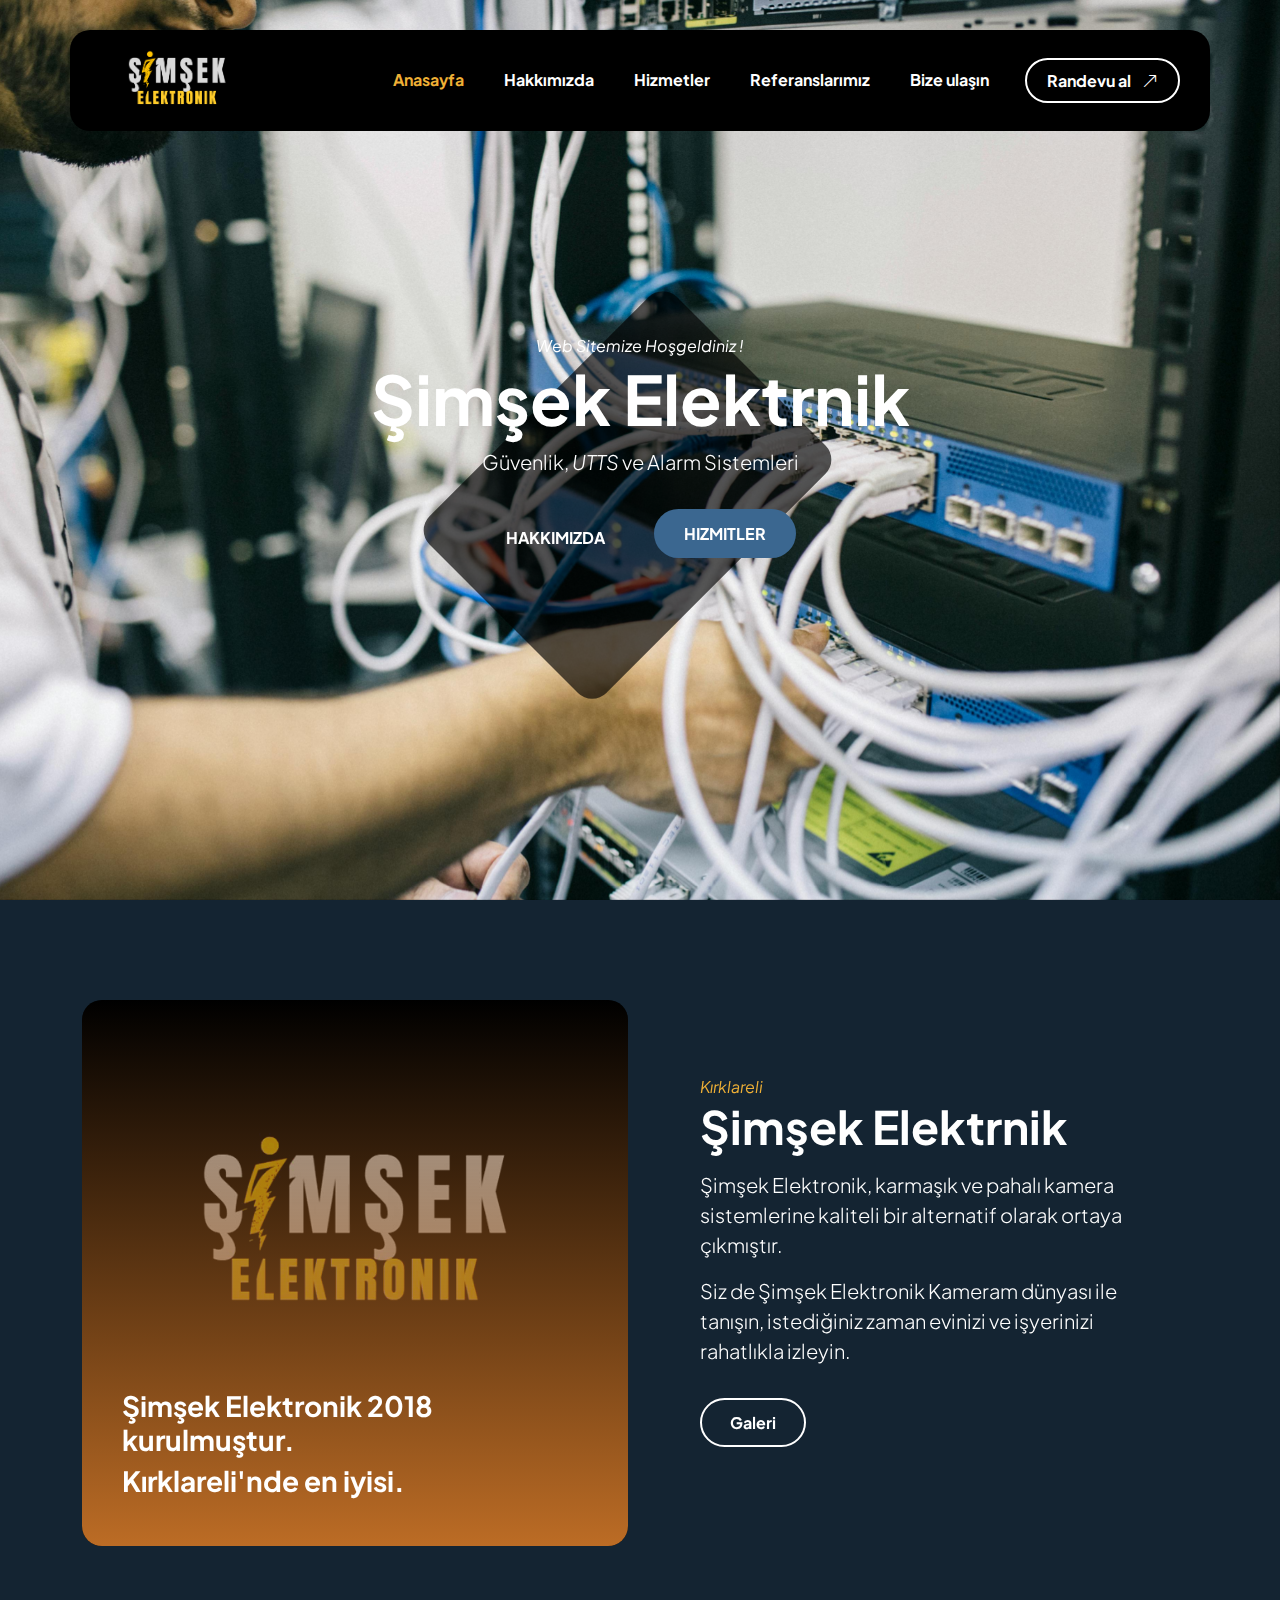
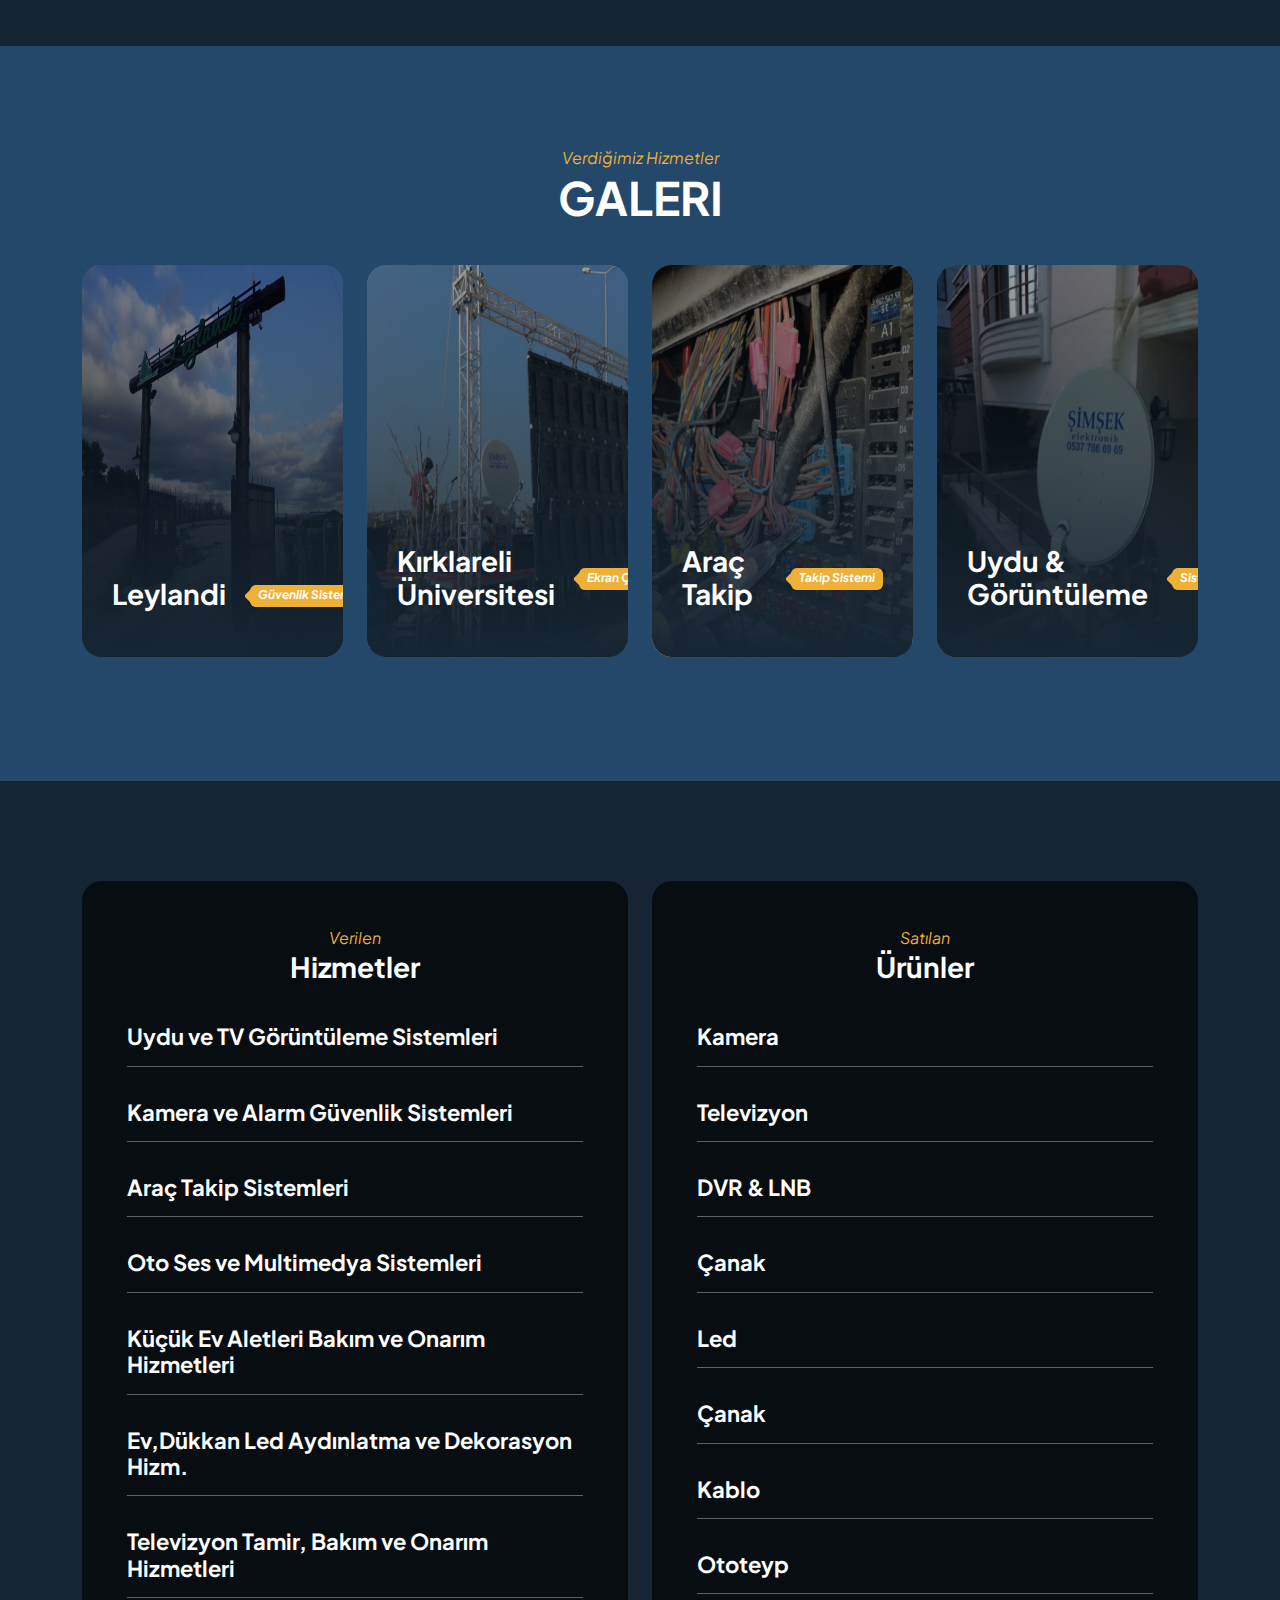
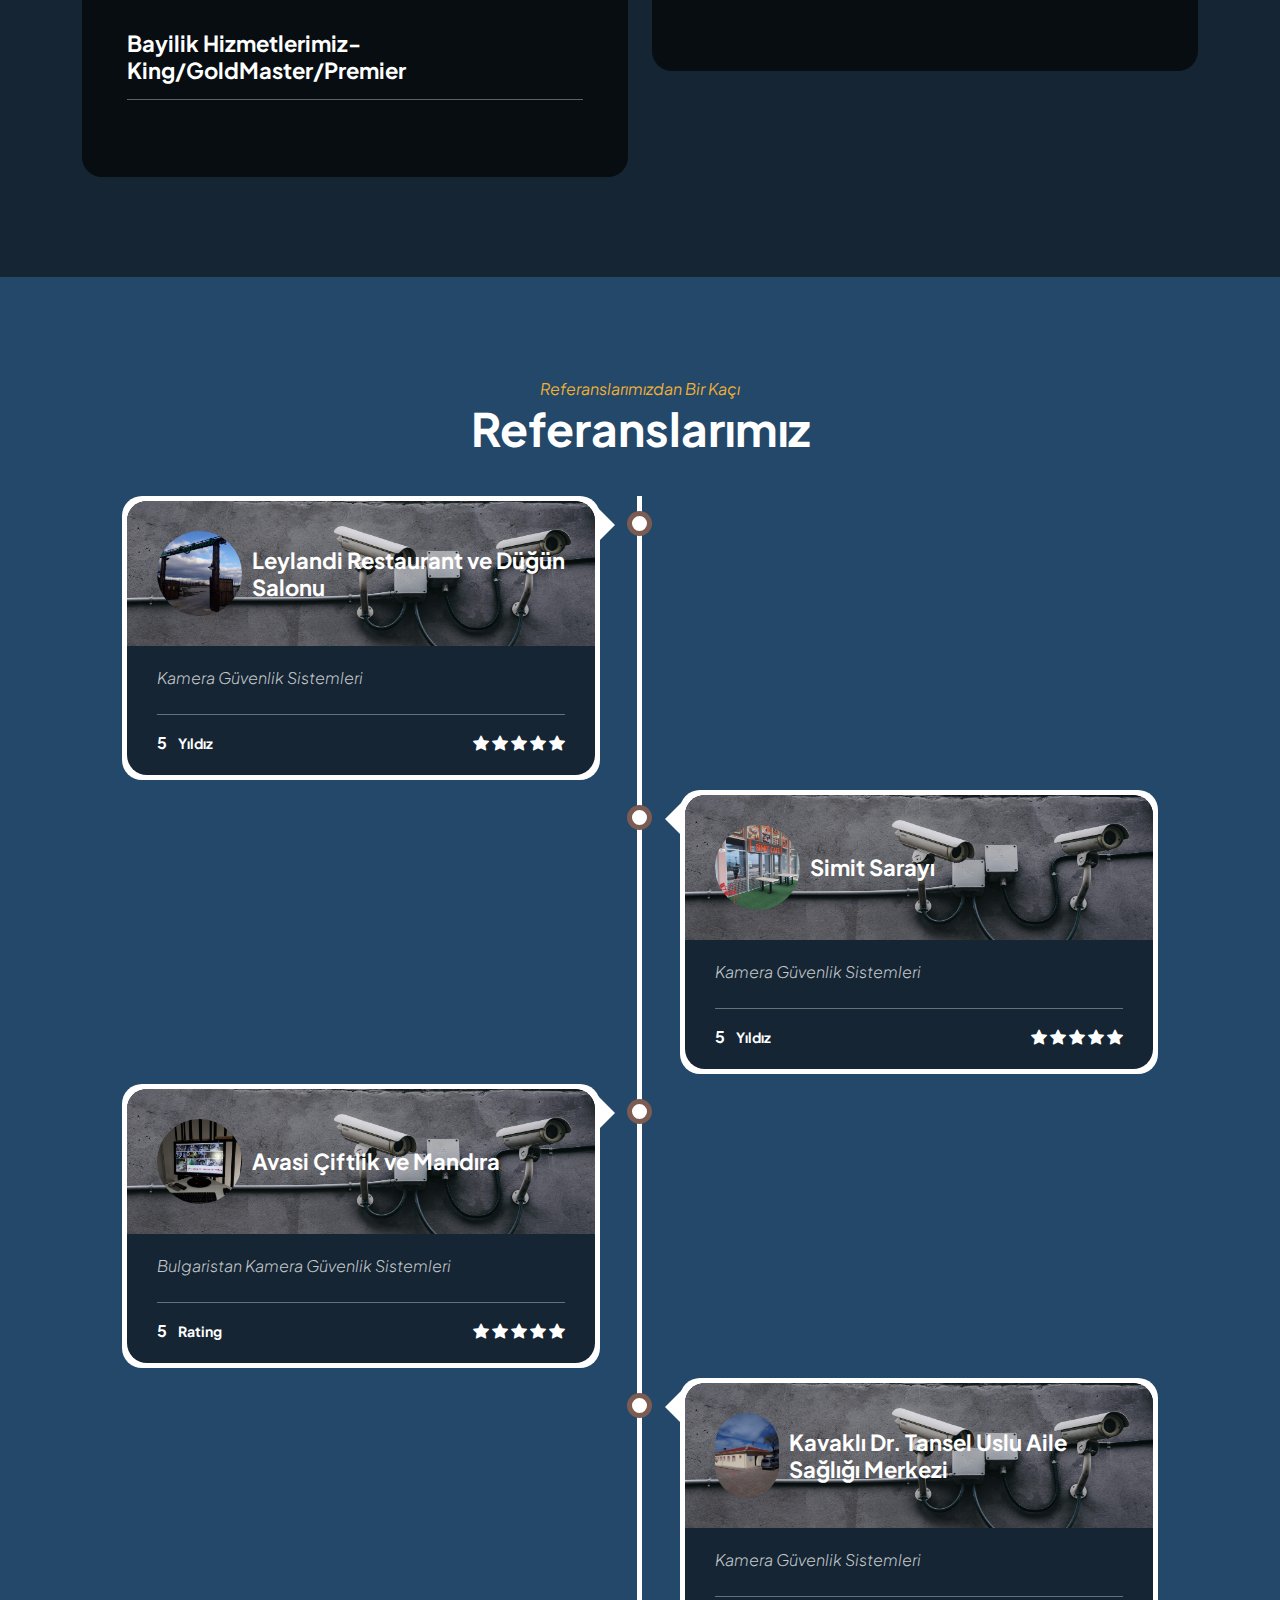
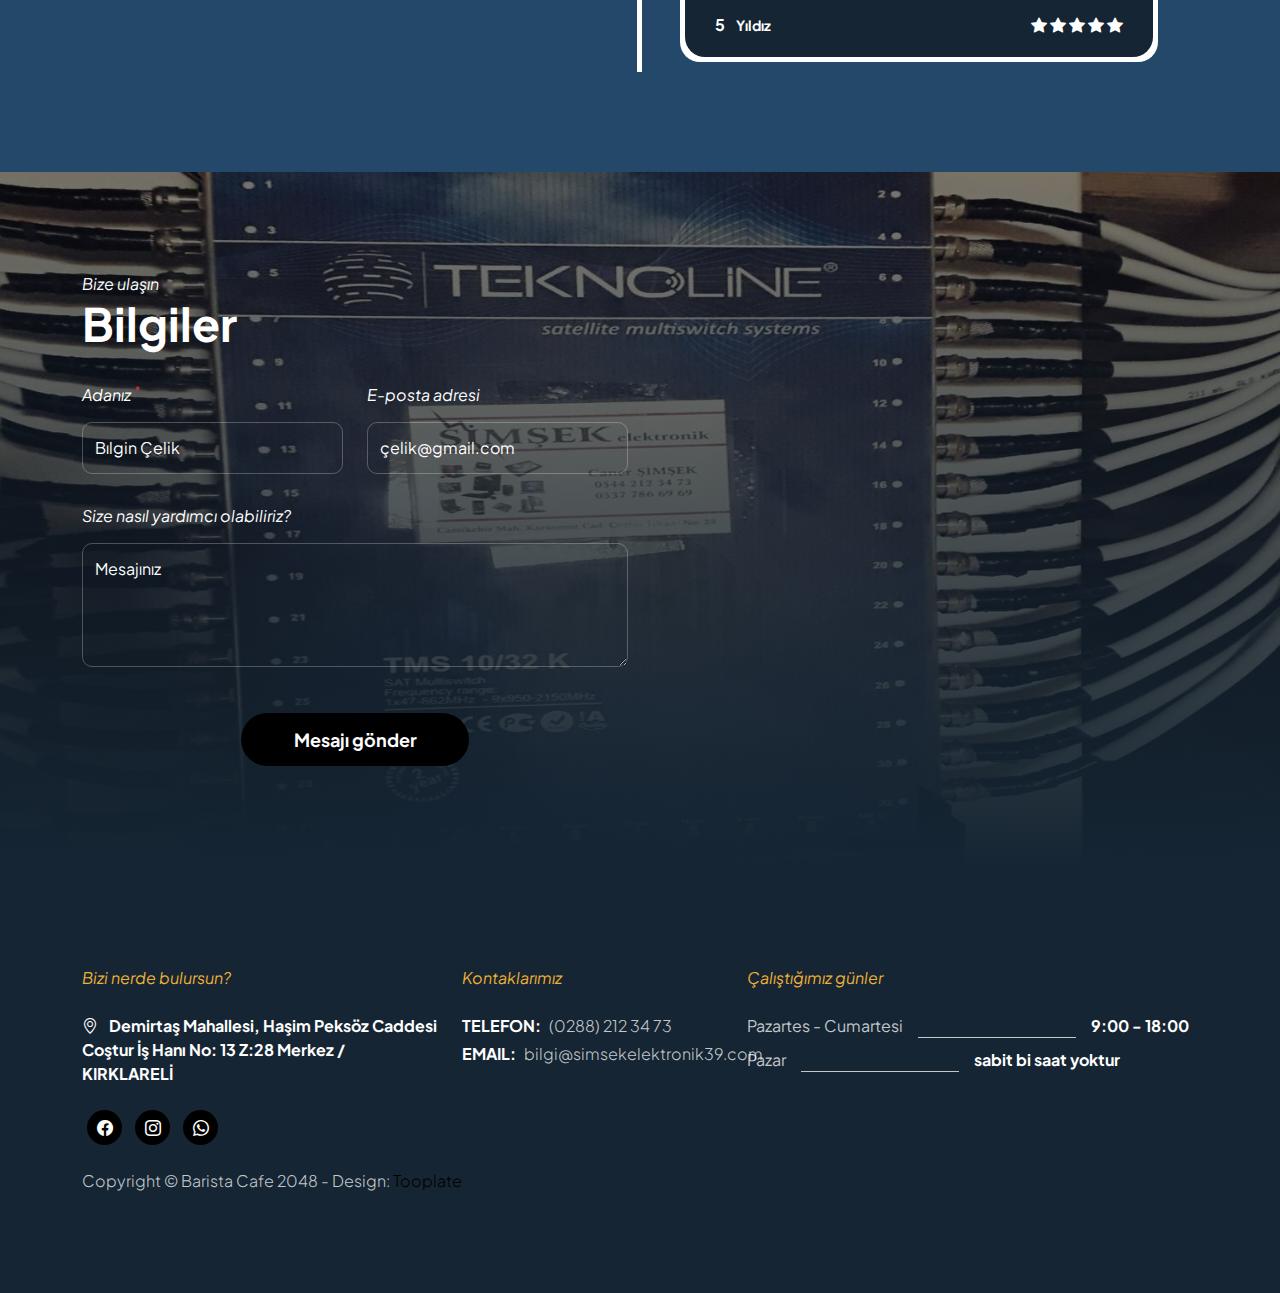
<file: index.html>
<!doctype html>
<html lang="en">

<head>
    <meta charset="utf-8">
    <meta name="viewport" content="width=device-width, initial-scale=1">

    <meta name="description" content="">
    <meta name="author" content="">

    <title>Şimşek Elektronik</title>

    <!-- CSS FILES -->
    <link rel="preconnect" href="https://fonts.googleapis.com">

    <link rel="preconnect" href="https://fonts.gstatic.com" crossorigin>

    <link
        href="https://fonts.googleapis.com/css2?family=Plus+Jakarta+Sans:ital,wght@0,200;0,400;0,600;0,700;1,200;1,700&display=swap"
        rel="stylesheet">

    <link href="css/bootstrap.min.css" rel="stylesheet">

    <link href="css/bootstrap-icons.css" rel="stylesheet">

    <link href="css/vegas.min.css" rel="stylesheet">

    <link href="css/tooplate-barista.css" rel="stylesheet">

    <!--

Tooplate 2137 Barista Cafe

https://www.tooplate.com/view/2137-barista-cafe

Bootstrap 5 HTML CSS Template

-->
</head>

<body>

    <main>
        <nav class="navbar navbar-expand-lg">
            <div class="container">
                <a class="navbar-brand d-flex align-items-center" href="index.html">
                    <img src="images/logo.png" class="navbar-brand-image img-fluid" alt="Barista Cafe Template">

                </a>

                <button class="navbar-toggler" type="button" data-bs-toggle="collapse" data-bs-target="#navbarNav"
                    aria-controls="navbarNav" aria-expanded="false" aria-label="Toggle navigation">
                    <span class="navbar-toggler-icon"></span>
                </button>

                <div class="collapse navbar-collapse" id="navbarNav">
                    <ul class="navbar-nav ms-lg-auto">
                        <li class="nav-item">
                            <a class="nav-link click-scroll" href="#section_1">Anasayfa</a>
                        </li>

                        <li class="nav-item">
                            <a class="nav-link click-scroll" href="#section_2">Hakkımızda</a>
                        </li>

                        <li class="nav-item">
                            <a class="nav-link click-scroll" href="#section_3">Hizmetler</a>
                        </li>

                        <li class="nav-item">
                            <a class="nav-link click-scroll" href="#section_4">Referanslarımız</a>
                        </li>

                        <li class="nav-item">
                            <a class="nav-link click-scroll" href="#section_5">Bize ulaşın</a>
                        </li>
                    </ul>

                    <div class="ms-lg-3">
                        <a class="btn custom-btn custom-border-btn" href="reservation.html">
                            Randevu al
                            <i class="bi-arrow-up-right ms-2"></i>
                        </a>
                    </div>
                </div>
            </div>
        </nav>


        <section class="hero-section d-flex justify-content-center align-items-center" id="section_1">

            <div class="container">
                <div class="row align-items-center">

                    <div class="col-lg-6 col-12 mx-auto">
                        <em class="small-text">Web Sitemize Hoşgeldiniz !</em>

                        <h1>Şimşek Elektrnik</h1>

                        <p class="text-white mb-4 pb-lg-2">
                            Güvenlik, <em>UTTS </em>ve Alarm Sistemleri
                        </p>

                        <a class="btn custom-btn custom-border-btn smoothscroll me-3" href="#section_2">
                            HAKKIMIZDA
                        </a>

                        <a class="btn custom-btn smoothscroll me-2 mb-2"
                            href="#section_3"><strong>HIZMITLER</strong></a>
                    </div>

                </div>
            </div>

            <div class="hero-slides"></div>
        </section>


        <section class="about-section section-padding" id="section_2">
            <div class="section-overlay"></div>
            <div class="container">
                <div class="row align-items-center">

                    <div class="col-lg-6 col-12">
                        <div class="ratio ratio-1x1">
                            <video autoplay="" loop="" muted="" class="custom-video" poster="">
                                <source src="videos/Screenshot (69).mp4" type="video/mp4">

                                Your browser does not support the video tag.
                            </video>

                            <div class="about-video-info d-flex flex-column">
                                <h4 class="mt-auto">Şimşek Elektronik 2018 kurulmuştur.</h4>

                                <h4>Kırklareli'nde en iyisi.</h4>
                            </div>
                        </div>
                    </div>

                    <div class="col-lg-5 col-12 mt-4 mt-lg-0 mx-auto">
                        <em class="text-yellow">Kırklareli</em>

                        <h2 class="text-white mb-3">Şimşek Elektrnik</h2>

                        <p class="text-white">Şimşek Elektronik, karmaşık ve pahalı kamera sistemlerine kaliteli bir
                            alternatif olarak ortaya çıkmıştır.</p>

                        <p class="text-white">Siz de Şimşek Elektronik Kameram dünyası ile tanışın, istediğiniz zaman
                            evinizi ve işyerinizi rahatlıkla izleyin.</p>

                        <a href="#barista-team"
                            class="smoothscroll btn custom-btn custom-border-btn mt-3 mb-4">Galeri</a>
                    </div>

                </div>
            </div>
        </section>


        <section class="barista-section section-padding section-bg" id="barista-team">
            <div class="container">
                <div class="row justify-content-center">

                    <div class="col-lg-12 col-12 text-center mb-4 pb-lg-2">
                        <em class="text-yellow">Verdiğimiz Hizmetler</em>

                        <h2 class="text-white">GALERI</h2>
                    </div>

                    <div class="col-lg-3 col-md-6 col-12 mb-4">
                        <div class="team-block-wrap">
                            <div class="team-block-info d-flex flex-column">
                                <div class="d-flex mt-auto mb-3">
                                    <h4 class="text-white mb-0">Leylandi</h4>

                                    <p class="badge ms-4"><em>Güvenlik Sistem</em></p>
                                </div>
                            </div>

                            <div class="team-block-image-wrap">
                                <img src="images/team/b1.jpg" class="team-block-image img-fluid" alt="">
                            </div>
                        </div>
                    </div>

                    <div class="col-lg-3 col-md-6 col-12 mb-4">
                        <div class="team-block-wrap">
                            <div class="team-block-info d-flex flex-column">
                                <div class="d-flex mt-auto mb-3">
                                    <h4 class="text-white mb-0">Kırklareli Üniversitesi</h4>

                                    <p class="badge ms-4"><em>Ekran Çalışma</em></p>
                                </div>
                            </div>

                            <div class="team-block-image-wrap">
                                <img src="images/team/b2.jpg" class="team-block-image img-fluid" alt="">
                            </div>
                        </div>
                    </div>

                    <div class="col-lg-3 col-md-6 col-12 mb-4">
                        <div class="team-block-wrap">
                            <div class="team-block-info d-flex flex-column">
                                <div class="d-flex mt-auto mb-3">
                                    <h4 class="text-white mb-0">Araç Takip</h4>

                                    <p class="badge ms-4"><em>Takip Sistemi</em></p>
                                </div>
                            </div>

                            <div class="team-block-image-wrap">
                                <img src="images/team/b3.jpg" class="team-block-image img-fluid" alt="">
                            </div>
                        </div>
                    </div>

                    <div class="col-lg-3 col-md-6 col-12">
                        <div class="team-block-wrap">
                            <div class="team-block-info d-flex flex-column">
                                <div class="d-flex mt-auto mb-3">
                                    <h4 class="text-white mb-0">Uydu & Görüntüleme</h4>

                                    <p class="badge ms-4"><em>Sistemi</em></p>
                                </div>
                            </div>

                            <div class="team-block-image-wrap">
                                <img src="images/team/b4.jpg" class="team-block-image img-fluid" alt="">
                            </div>
                        </div>
                    </div>

                </div>
            </div>
        </section>


        <section class="menu-section section-padding" id="section_3">
            <div class="container">
                <div class="row">

                    <div class="col-lg-6 col-12 mb-4 mb-lg-0">
                        <div class="menu-block-wrap">
                            <div class="text-center mb-4 pb-lg-2">
                                <em class="text-yellow">Verilen</em>
                                <h4 class="text-white">Hizmetler</h4>
                            </div>

                            <div class="menu-block">
                                <div class="d-flex">
                                    <h6>Uydu ve TV Görüntüleme Sistemleri</h6>

                                    <span class="underline"></span>
                                </div>

                                <div class="border-top mt-2 pt-2">

                                </div>
                            </div>

                            <div class="menu-block my-4">
                                <div class="d-flex">
                                    <h6>
                                        Kamera ve Alarm Güvenlik Sistemleri
                                    </h6>

                                    <span class="underline"></span>
                                </div>

                                <div class="border-top mt-2 pt-2">

                                </div>
                            </div>

                            <div class="menu-block">
                                <div class="d-flex">
                                    <h6>Araç Takip Sistemleri
                                    </h6>

                                    <span class="underline"></span>
                                </div>

                                <div class="border-top mt-2 pt-2">
                                </div>
                            </div>

                            <div class="menu-block my-4">
                                <div class="d-flex">
                                    <h6>Oto Ses ve Multimedya Sistemleri</h6>

                                    <span class="underline"></span>
                                </div>

                                <div class="border-top mt-2 pt-2">
                                </div>
                            </div>
                            <div class="menu-block">
                                <div class="d-flex">
                                    <h6>Küçük Ev Aletleri Bakım ve Onarım Hizmetleri</h6>

                                    <span class="underline"></span>
                                </div>

                                <div class="border-top mt-2 pt-2">
                                </div>
                            </div>
                            <div class="menu-block my-4">
                                <div class="d-flex">
                                    <h6>Ev,Dükkan Led Aydınlatma ve Dekorasyon Hizm.</h6>

                                    <span class="underline"></span>
                                </div>

                                <div class="border-top mt-2 pt-2">
                                </div>
                            </div>

                            <div class="menu-block">
                                <div class="d-flex">
                                    <h6>Televizyon Tamir, Bakım ve Onarım Hizmetleri</h6>

                                    <span class="underline"></span>
                                </div>
                                <div class="border-top mt-2 pt-2">
                                </div>
                            </div>
                            <div class="menu-block my-4">
                                <div class="d-flex">
                                    <h6>Bayilik Hizmetlerimiz-King/GoldMaster/Premier</h6>

                                    <span class="underline"></span>
                                </div>

                                <div class="border-top mt-2 pt-2">
                                </div>
                            </div>
                        </div>
                    </div>

                    <div class="col-lg-6 col-12">
                        <div class="menu-block-wrap">
                            <div class="text-center mb-4 pb-lg-2">
                                <em class="text-yellow">Satılan</em>
                                <h4 class="text-white">Ürünler</h4>
                            </div>

                            <div class="menu-block">
                                <div class="d-flex">
                                    <h6>Kamera</h6>

                                    <span class="underline"></span>
                                </div>

                                <div class="border-top mt-2 pt-2">
                                </div>
                            </div>

                            <div class="menu-block my-4">
                                <div class="d-flex">
                                    <h6>
                                        Televizyon

                                    </h6>

                                    <span class="underline"></span>
                                </div>

                                <div class="border-top mt-2 pt-2">
                                </div>
                            </div>

                            <div class="menu-block">
                                <div class="d-flex">
                                    <h6>DVR & LNB</h6>
                                    <span class="underline"></span>
                                </div>
                                <div class="border-top mt-2 pt-2">
                                </div>
                            </div>


                            <div class="menu-block my-4">
                                <div class="d-flex">
                                    <h6>Çanak</h6>

                                    <span class="underline"></span>
                                </div>

                                <div class="border-top mt-2 pt-2">
                                </div>
                            </div>

                            <div class="menu-block">
                                <div class="d-flex">
                                    <h6>Led</h6>

                                    <span class="underline"></span>
                                </div>
                                <div class="border-top mt-2 pt-2">
                                </div>
                            </div>
                            <div class="menu-block my-4">
                                <div class="d-flex">
                                    <h6>Çanak</h6>

                                    <span class="underline"></span>
                                </div>

                                <div class="border-top mt-2 pt-2">
                                </div>
                            </div>
                            <div class="menu-block">
                                <div class="d-flex">
                                    <h6>Kablo</h6>

                                    <span class="underline"></span>
                                </div>
                                <div class="border-top mt-2 pt-2">
                                </div>
                            </div>
                            <div class="menu-block my-4">
                                <div class="d-flex">
                                    <h6>Ototeyp</h6>

                                    <span class="underline"></span>
                                </div>

                                <div class="border-top mt-2 pt-2">
                                </div>
                            </div>
                        </div>
                    </div>

                </div>
            </div>
        </section>


        <section class="reviews-section section-padding section-bg" id="section_4">
            <div class="container">
                <div class="row justify-content-center">

                    <div class="col-lg-12 col-12 text-center mb-4 pb-lg-2">
                        <em class="text-yellow">Referanslarımızdan Bir Kaçı </em>

                        <h2 class="text-white">Referanslarımız</h2>
                    </div>

                    <div class="timeline">
                        <div class="timeline-container timeline-container-left">
                            <div class="timeline-content">
                                <div class="reviews-block">
                                    <div class="reviews-block-image-wrap d-flex align-items-center">
                                        <img src="images/leylandı.jpg" class="reviews-block-image img-fluid" alt="">

                                        <div class="">
                                            <h6 class="text-white mb-0">Leylandi Restaurant ve Düğün Salonu</h6>

                                        </div>
                                    </div>

                                    <div class="reviews-block-info">
                                        <p>Kamera Güvenlik Sistemleri</p>

                                        <div class="d-flex border-top pt-3 mt-4">
                                            <strong class="text-white">5 <small class="ms-2">Yıldız</small></strong>

                                            <div class="reviews-group ms-auto">
                                                <i class="bi-star-fill"></i>
                                                <i class="bi-star-fill"></i>
                                                <i class="bi-star-fill"></i>
                                                <i class="bi-star-fill"></i>
                                                <i class="bi-star-fill"></i>
                                            </div>
                                        </div>
                                    </div>
                                </div>
                            </div>
                        </div>

                        <div class="timeline-container timeline-container-right">
                            <div class="timeline-content">
                                <div class="reviews-block">
                                    <div class="reviews-block-image-wrap d-flex align-items-center">
                                        <img src="images/simitcafe.jpg" class="reviews-block-image img-fluid" alt="">

                                        <div class="">
                                            <h6 class="text-white mb-0">Simit Sarayı</h6>
                                        </div>
                                    </div>

                                    <div class="reviews-block-info">
                                        <p>Kamera Güvenlik Sistemleri</p>

                                        <div class="d-flex border-top pt-3 mt-4">
                                            <strong class="text-white">5 <small class="ms-2">Yıldız</small></strong>

                                            <div class="reviews-group ms-auto">
                                                <i class="bi-star-fill"></i>
                                                <i class="bi-star-fill"></i>
                                                <i class="bi-star-fill"></i>
                                                <i class="bi-star-fill"></i>
                                                <i class="bi-star-fill"></i>
                                            </div>
                                        </div>
                                    </div>
                                </div>
                            </div>
                        </div>

                        <div class="timeline-container timeline-container-left">
                            <div class="timeline-content">
                                <div class="reviews-block">
                                    <div class="reviews-block-image-wrap d-flex align-items-center">
                                        <img src="images/bg.jpg" class="reviews-block-image img-fluid" alt="">

                                        <div class="">
                                            <h6 class="text-white mb-0">Avasi Çiftlik ve Mandıra</h6>
                                        </div>
                                    </div>

                                    <div class="reviews-block-info">
                                        <p>Bulgaristan Kamera Güvenlik Sistemleri</p>

                                        <div class="d-flex border-top pt-3 mt-4">
                                            <strong class="text-white">5 <small class="ms-2">Rating</small></strong>

                                            <div class="reviews-group ms-auto">
                                                <i class="bi-star-fill"></i>
                                                <i class="bi-star-fill"></i>
                                                <i class="bi-star-fill"></i>
                                                <i class="bi-star-fill"></i>
                                                <i class="bi-star-fill"></i>
                                            </div>
                                        </div>
                                    </div>
                                </div>
                            </div>
                        </div>
                        <div class="timeline-container timeline-container-right">
                            <div class="timeline-content">
                                <div class="reviews-block">
                                    <div class="reviews-block-image-wrap d-flex align-items-center">
                                        <img src="images/kavakli.jpg" class="reviews-block-image img-fluid" alt="">

                                        <div class="">
                                            <h6 class="text-white mb-0">Kavaklı Dr. Tansel Uslu Aile Sağlığı Merkezi
                                            </h6>
                                        </div>
                                    </div>

                                    <div class="reviews-block-info">
                                        <p>Kamera Güvenlik Sistemleri</p>

                                        <div class="d-flex border-top pt-3 mt-4">
                                            <strong class="text-white">5 <small class="ms-2">Yıldız</small></strong>

                                            <div class="reviews-group ms-auto">
                                                <i class="bi-star-fill"></i>
                                                <i class="bi-star-fill"></i>
                                                <i class="bi-star-fill"></i>
                                                <i class="bi-star-fill"></i>
                                                <i class="bi-star-fill"></i>
                                            </div>
                                        </div>
                                    </div>
                                </div>
                            </div>
                        </div>
                    </div>

                </div>
            </div>
        </section>


        <section class="contact-section section-padding" id="section_5">
            <div class="container">
                <div class="row">

                    <div class="col-lg-12 col-12">
                        <em class="text-white">Bize ulaşın</em>
                        <h2 class="text-white mb-4 pb-lg-2">Bilgiler</h2>
                    </div>

                    <div class="col-lg-6 col-12">
                        <form action="#" method="post" class="custom-form contact-form" role="form">

                            <div class="row">

                                <div class="col-lg-6 col-12">
                                    <label for="name" class="form-label">Adanız <sup class="text-danger">*</sup></label>

                                    <input type="text" name="name" id="name" class="form-control"
                                        placeholder="Bılgin Çelik" required="">
                                </div>

                                <div class="col-lg-6 col-12">
                                    <label for="email" class="form-label">E-posta adresi</label>

                                    <input type="email" name="email" id="email" pattern="[^ @]*@[^ @]*"
                                        class="form-control" placeholder="çelik@gmail.com" required="">
                                </div>

                                <div class="col-12">
                                    <label for="message" class="form-label">Size nasıl yardımcı olabiliriz?</label>

                                    <textarea name="message" rows="4" class="form-control" id="message"
                                        placeholder="Mesajınız" required=""></textarea>

                                </div>
                            </div>

                            <div class="col-lg-5 col-12 mx-auto mt-3">
                                <button type="submit" class="form-control">Mesajı gönder</button>
                            </div>
                        </form>
                    </div>

                    <div class="col-lg-6 col-12 mx-auto mt-5 mt-lg-0 ps-lg-5">
                        <iframe class="google-map"
                            src="https://www.google.com/maps/embed?pb=!1m18!1m12!1m3!1d2977.264224465773!2d27.22003207659614!3d41.736393374273746!2m3!1f0!2f0!3f0!3m2!1i1024!2i768!4f13.1!3m3!1m2!1s0x40a7536ae7911da3%3A0x9bdceb224ca95aa3!2zxZ5pbcWfZWsgRWxla3Ryb25paw!5e0!3m2!1sbg!2sbg!4v1737588799008!5m2!1sbg!2sbg"
                            width="100%" height="300" style="border:0;" allowfullscreen="" loading="lazy"
                            referrerpolicy="no-referrer-when-downgrade"></iframe>
                    </div>

                </div>
            </div>
        </section>
        <footer class="site-footer">
            <div class="container">
                <div class="row">

                    <div class="col-lg-4 col-12 me-auto">
                        <em class="text-yellow d-block mb-4">Bizi nerde bulursun?</em>

                        <strong class="text-white">
                            <i class="bi-geo-alt me-2"></i>
                            Demirtaş Mahallesi, Haşim Peksöz Caddesi Coştur İş Hanı No: 13 Z:28 Merkez / KIRKLARELİ
                        </strong>

                        <ul class="social-icon mt-4">
                            <li class="social-icon-item">
                                <a href="https://www.facebook.com/caner.simsek.7169"
                                    class="social-icon-link bi-facebook">
                                </a>
                            </li>

                            <li class="social-icon-item">
                                <a href="https://www.instagram.com/simsekelektronik39/" target="_new"
                                    class="social-icon-link bi-instagram">
                                </a>
                            </li>
                            <li class="social-icon-item">
                                <a href="tel:0537 786 69 69" class="social-icon-link bi-whatsapp">
                                </a>
                            </li>
                        </ul>
                    </div>

                    <div class="col-lg-3 col-12 mt-4 mb-3 mt-lg-0 mb-lg-0">
                        <em class="text-yellow d-block mb-4">Kontaklarımız</em>

                        <p class="d-flex mb-1">
                            <strong class="me-2">TELEFON:</strong>
                            <a href="tel: 305-240-9671" class="site-footer-link">
                                (0288) 212 34 73
                            </a>
                        </p>
                        <p class="d-flex">
                            <strong class="me-2">EMAIL:</strong>

                            <a href="mailto:bilgi@simsekelektronik39.com" class="site-footer-link">
                                bilgi@simsekelektronik39.com
                            </a>
                        </p>
                    </div>


                    <div class="col-lg-5 col-12">
                        <em class="text-yellow d-block mb-4">Çalıştığımız günler</em>

                        <ul class="opening-hours-list">
                            <li class="d-flex">
                                Pazartes - Cumartesi
                                <span class="underline"></span>
                                <strong>9:00 - 18:00</strong>
                            </li>
                            <li class="d-flex">
                                Pazar
                                <span class="underline"></span>

                                <strong>sabit bi saat yoktur</strong>
                            </li>
                        </ul>
                    </div>

                    <div class="col-lg-8 col-12 mt-4">
                        <p class="copyright-text mb-0">Copyright © Barista Cafe 2048
                            - Design: <a rel="sponsored" href="https://www.tooplate.com" target="_blank">Tooplate</a>
                        </p>
                    </div>
                </div>
        </footer>
    </main>

    <!-- JAVASCRIPT FILES -->
    <script src="js/jquery.min.js"></script>
    <script src="js/bootstrap.min.js"></script>
    <script src="js/jquery.sticky.js"></script>
    <script src="js/click-scroll.js"></script>
    <script src="js/vegas.min.js"></script>
    <script src="js/custom.js"></script>

</body>

</html>
</file>
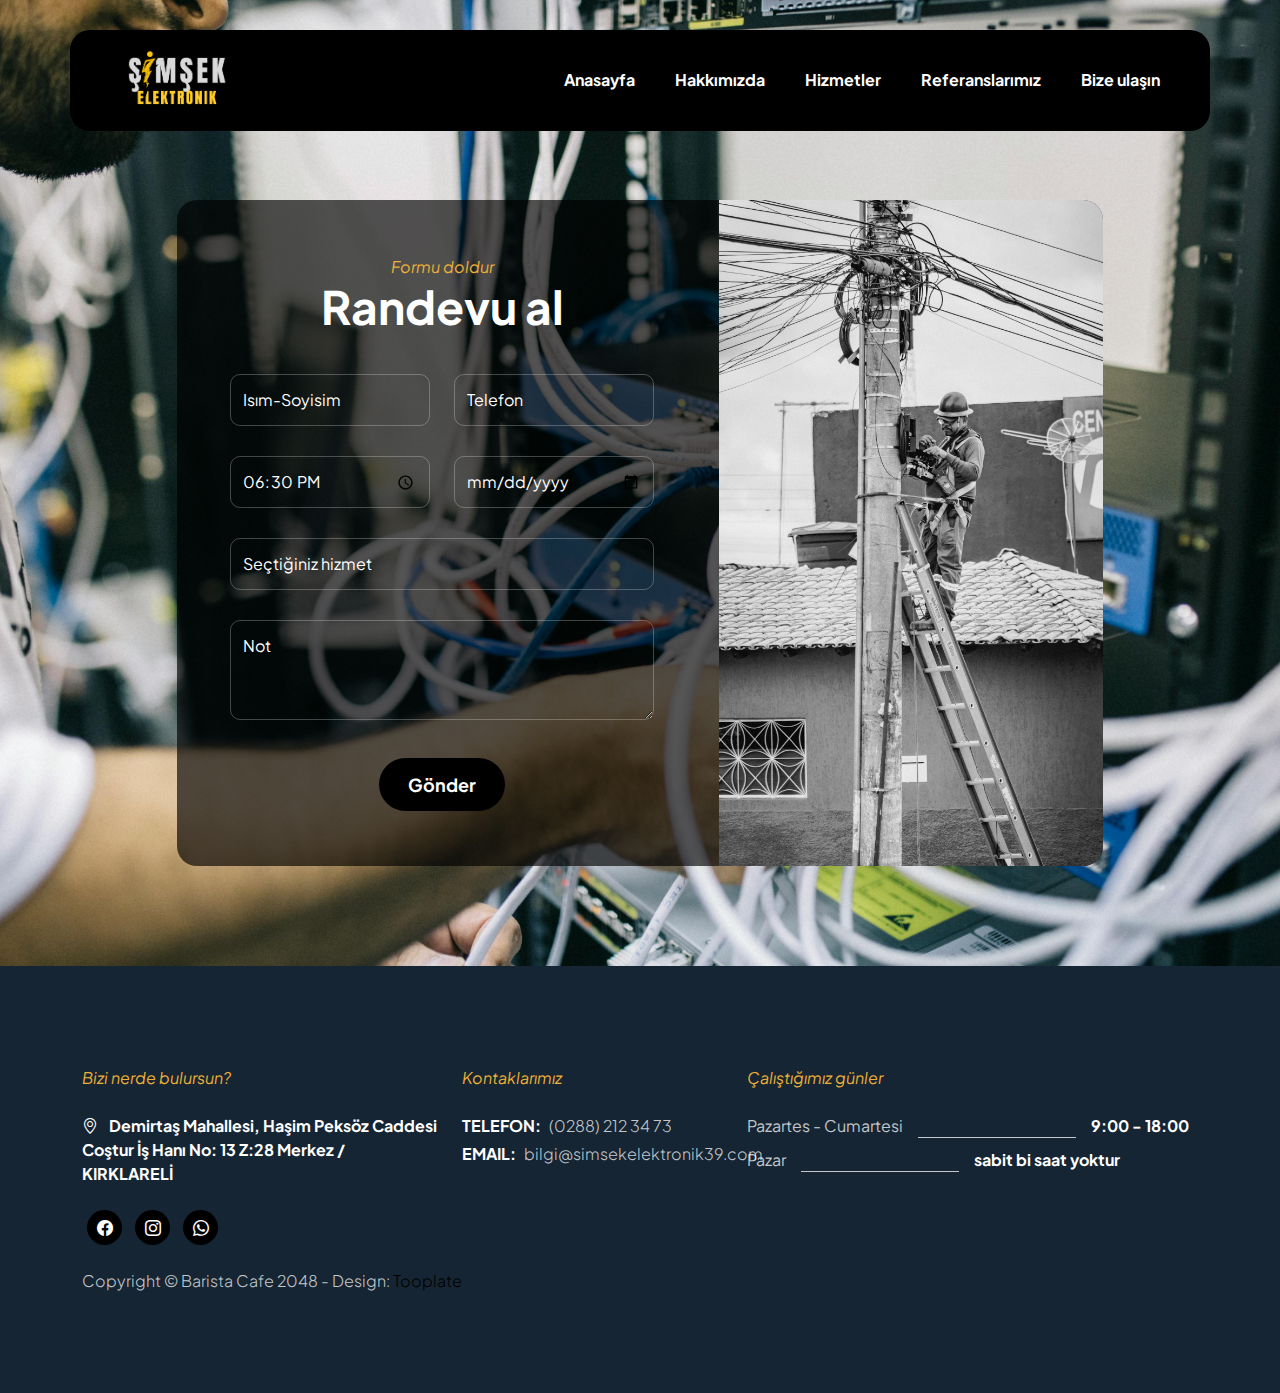
<file: reservation.html>
<!doctype html>
<html lang="en">
    <head>
        <meta charset="utf-8">
        <meta name="viewport" content="width=device-width, initial-scale=1">

        <meta name="description" content="">
        <meta name="author" content="">

        <title>Şimşek Elektronik - Reservation Form</title>

        <!-- CSS FILES -->                
        <link rel="preconnect" href="https://fonts.googleapis.com">
        
        <link rel="preconnect" href="https://fonts.gstatic.com" crossorigin>

        <link href="https://fonts.googleapis.com/css2?family=Plus+Jakarta+Sans:ital,wght@0,200;0,400;0,600;0,700;1,200;1,700&display=swap" rel="stylesheet">
            
        <link href="css/bootstrap.min.css" rel="stylesheet">

        <link href="css/bootstrap-icons.css" rel="stylesheet">

        <link href="css/vegas.min.css" rel="stylesheet">

        <link href="css/tooplate-barista.css" rel="stylesheet">
<!--

Tooplate 2137 Barista

https://www.tooplate.com/view/2137-barista-cafe

Bootstrap 5 HTML CSS Template

-->
    </head>
    
    <body class="reservation-page">
                
            <main>
                <nav class="navbar navbar-expand-lg">                
                    <div class="container">
                        <a class="navbar-brand d-flex align-items-center" href="index.html">
                            <img src="images/logo.png" class="navbar-brand-image img-fluid" alt="Barista Cafe Template">
                            
                        </a>
        
                        <button class="navbar-toggler" type="button" data-bs-toggle="collapse" data-bs-target="#navbarNav" aria-controls="navbarNav" aria-expanded="false" aria-label="Toggle navigation">
                            <span class="navbar-toggler-icon"></span>
                        </button>
        
                        <div class="collapse navbar-collapse" id="navbarNav">
                            <ul class="navbar-nav ms-lg-auto">
                                <li class="nav-item">
                                    <a class="nav-link click-scroll" href="index.html">Anasayfa</a>
                                </li>
        
                                <li class="nav-item">
                                    <a class="nav-link click-scroll" href="index.html">Hakkımızda</a>
                                </li>

                                <li class="nav-item">
                                    <a class="nav-link click-scroll" href="#index.html">Hizmetler</a>
                                </li>

                                <li class="nav-item">
                                    <a class="nav-link click-scroll" href="index.html">Referanslarımız</a>
                                </li>

                                <li class="nav-item">
                                    <a class="nav-link click-scroll" href="index.html">Bize ulaşın</a>
                                </li>
                            </ul>
                        </div>
                    </div>
                </nav>
                

                <section class="booking-section section-padding">
                <div class="container">
                    <div class="row">

                        <div class="col-lg-10 col-12 mx-auto">
                            <div class="booking-form-wrap">
                                <div class="row">
                                    <div class="col-lg-7 col-12 p-0">
                                        <form class="custom-form booking-form" action="#" method="post" role="form">
                                            <div class="text-center mb-4 pb-lg-2">
                                                <em class="text-yellow">Formu doldur</em>

                                                <h2 class="text-white">Randevu al</h2>
                                            </div>

                                            <div class="booking-form-body">
                                                <div class="row">
                                                    <div class="col-lg-6 col-12">
                                                        <input type="text" name="booking-form-name" id="booking-form-name" class="form-control" placeholder="Isım-Soyisim" required>
                                                    </div>

                                                    <div class="col-lg-6 col-12">
                                                        <input type="tel" class="form-control" name="booking-form-phone" placeholder="Telefon" pattern="[0-9]{3}-[0-9]{3}-[0-9]{4}" required="">
                                                    </div>

                                                    <div class="col-lg-6 col-12">
                                                        <input class="form-control" type="time" name="booking-form-time" value="18:30">
                                                    </div>

                                                    <div class="col-lg-6 col-12">
                                                        <input type="date" name="booking-form-date" id="booking-form-date" class="form-control" placeholder="Date" required="">
                                                    </div>

                                                    <div class="col-lg-12 col-12">
                                                        <input type="text" name="booking-form-number" id="booking-form-number" class="form-control" placeholder="Seçtiğiniz hizmet" required="">

                                                        <textarea name="booking-form-message" rows="3" class="form-control" id="booking-form-message" placeholder="Not"></textarea>
                                                    </div>

                                                    <div class="col-lg-4 col-md-10 col-8 mx-auto mt-2">
                                                        <button type="submit" class="form-control">Gönder</button>
                                                    </div>
                                                </div>
                                            </div>
                                        </form>
                                    </div>

                                    <div class="col-lg-5 col-12 p-0">
                                        <div class="booking-form-image-wrap">
                                            
                                            <img src="images/randevu1.jpg" class="booking-form-image img-fluid" alt="">
                                        </div>

                                    </div>
                                </div>
                            </div>

                        </div>
                    </div>
                </section>


                <footer class="site-footer">
                    <div class="container">
                        <div class="row">

                            <div class="col-lg-4 col-12 me-auto">
                                <em class="text-yellow d-block mb-4">Bizi nerde bulursun?</em>

                                <strong class="text-white">
                                    <i class="bi-geo-alt me-2"></i>
                                    Demirtaş Mahallesi, Haşim Peksöz Caddesi Coştur İş Hanı No: 13 Z:28 Merkez / KIRKLARELİ
                                </strong>

                                <ul class="social-icon mt-4">
                                    <li class="social-icon-item">
                                        <a href="https://www.facebook.com/caner.simsek.7169" class="social-icon-link bi-facebook">
                                        </a>
                                    </li>
        
                                    <li class="social-icon-item">
                                        <a href="https://www.instagram.com/simsekelektronik39/" target="_new"
                                            class="social-icon-link bi-instagram">
                                        </a>
                                    </li>

                                    <li class="social-icon-item">
                                        <a href="tel:0537 786 69 69" class="social-icon-link bi-whatsapp">
                                        </a>
                                    </li>
                                </ul>
                            </div>

                            <div class="col-lg-3 col-12 mt-4 mb-3 mt-lg-0 mb-lg-0">
                                <em class="text-yellow d-block mb-4">Kontaklarımız</em>

                                <p class="d-flex mb-1">
                                    <strong class="me-2">TELEFON:</strong>
                                    <a href="tel: 305-240-9671" class="site-footer-link">
                                        (0288) 212 34 73
                                    </a>
                                </p>

                                <p class="d-flex">
                                    <strong class="me-2">EMAIL:</strong>

                                    <a href="mailto:bilgi@simsekelektronik39.com" class="site-footer-link">
                                        bilgi@simsekelektronik39.com
                                    </a>
                                </p>
                            </div>


                            <div class="col-lg-5 col-12">
                                <em class="text-yellow d-block mb-4">Çalıştığımız günler</em>

                                <ul class="opening-hours-list">
                                    <li class="d-flex">
                                        Pazartes - Cumartesi
                                        <span class="underline"></span>

                                        <strong>9:00 - 18:00</strong>
                                    </li>

                                    <li class="d-flex">
                                        Pazar
                                        <span class="underline"></span>

                                        <strong>sabit bi saat yoktur</strong>
                                    </li>
                                </ul>
                            </div>

                            <div class="col-lg-8 col-12 mt-4">
                                <p class="copyright-text mb-0">Copyright © Barista Cafe 2048 
                                    - Design: <a rel="sponsored" href="https://www.tooplate.com" target="_blank">Tooplate</a></p>
                            </div>

                    </div>
                </footer>
            </main>


        <!-- JAVASCRIPT FILES -->
        <script src="js/jquery.min.js"></script>
        <script src="js/bootstrap.min.js"></script>
        <script src="js/jquery.sticky.js"></script>
        <script src="js/vegas.min.js"></script>
        <script src="js/custom.js"></script>

    </body>
</html>
</file>
<file: css/tooplate-barista.css>
/*

Tooplate 2137 Barista

https://www.tooplate.com/view/2137-barista-cafe

*/

/*---------------------------------------
  CUSTOM PROPERTIES ( VARIABLES )             
-----------------------------------------*/
:root {
  --white-color:                  #ffffff;
  --primary-color:                #EFB036;
  --secondary-color:              #3B6790;
  --section-bg-color:             #23486A;
  --custom-btn-bg-color:          #BC6C25;
  --custom-btn-bg-hover-color:    #DDA15E;
  --dark-color:                   #000000;
  --p-color:                      #717275;
  --border-color:                 #7fffd4;
  --link-hover-color:             #EFB036;

  --body-font-family:             'Plus Jakarta Sans', sans-serif;

  --h1-font-size:                 68px;
  --h2-font-size:                 46px;
  --h3-font-size:                 32px;
  --h4-font-size:                 28px;
  --h5-font-size:                 24px;
  --h6-font-size:                 22px;
  --p-font-size:                  20px;
  --btn-font-size:                16px;
  --form-btn-font-size:           18px;
  --menu-font-size:               16px;

  --border-radius-large:          100px;
  --border-radius-medium:         20px;
  --border-radius-small:          10px;

  --font-weight-thin:             200;
  --font-weight-light:            300;
  --font-weight-normal:           400;
  --font-weight-bold:             700;
}

body {
  background-color: var(--white-color);
  font-family: var(--body-font-family); 
}


/*---------------------------------------
  TYPOGRAPHY               
-----------------------------------------*/

h2,
h3,
h4,
h5,
h6 {
  color: var(--dark-color);
}

h1,
h2,
h3,
h4,
h5,
h6 {
  font-weight: var(--font-weight-bold);
}

h1 {
  font-size: var(--h1-font-size);
}

h2 {
  font-size: var(--h2-font-size);
}

h3 {
  font-size: var(--h3-font-size);
}

h4 {
  font-size: var(--h4-font-size);
}

h5 {
  font-size: var(--h5-font-size);
}

h6 {
  font-size: var(--h6-font-size);
}

p {
  color: var(--p-color);
  font-size: var(--p-font-size);
  font-weight: var(--font-weight-light);
}

ul li {
  color: var(--p-color);
  font-size: var(--p-font-size);
  font-weight: var(--font-weight-light);
}

a, 
button {
  touch-action: manipulation;
  transition: all 0.3s;
}

a {
  display: inline-block;
  color: var(--primary-color);
  text-decoration: none;
}

a:hover {
  color: var(--link-hover-color);
}

b,
strong {
  font-weight: var(--font-weight-bold);
}


/*---------------------------------------
  SECTION               
-----------------------------------------*/
.section-padding {
  padding-top: 100px;
  padding-bottom: 100px;
}

.section-bg {
  background-color: var(--section-bg-color);
}

.section-overlay {
  background-color: var(--dark-color);
  position: absolute;
  z-index: 9;
  top: 0;
  left: 0;
  pointer-events: none;
  width: 100%;
  height: 100%;
  opacity: 0.65;
}

.section-overlay + .container {
  position: relative;
  z-index: 22;
}

.back-top-icon {
  font-size: var(--h2-font-size);
}


/*---------------------------------------
  TIMELINE               
-----------------------------------------*/
.timeline {
  position: relative;
  max-width: 1200px;
  margin: 0 auto;
}

.timeline::after {
  content: '';
  position: absolute;
  width: 5px;
  background-color: var(--white-color);
  top: 0;
  bottom: 0;
  left: 50%;
  margin-left: -3px;
}

.timeline-container {
  padding: 10px 40px;
  padding-top: 0;
  position: relative;
  background-color: inherit;
  width: 50%;
}

.timeline-container::after {
  content: '';
  position: absolute;
  width: 25px;
  height: 25px;
  right: -12px;
  background-color: var(--white-color);
  border: 5px solid #7c5c52;
  top: 15px;
  border-radius: 50%;
  z-index: 1;
}

.timeline-container-left {
  left: 0;
}

.timeline-container-right {
  left: 50%;
}

.timeline-container-left::before {
  content: " ";
  height: 0;
  position: absolute;
  top: 9px;
  width: 0;
  z-index: 1;
  right: 25px;
  border: medium solid white;
  border-width: 20px 0 20px 20px;
  border-color: transparent transparent transparent white;
}

.timeline-container-right::before {
  content: " ";
  height: 0;
  position: absolute;
  top: 9px;
  width: 0;
  z-index: 1;
  left: 25px;
  border: medium solid white;
  border-width: 20px 20px 20px 0;
  border-color: transparent white transparent transparent;
}

.timeline-container-right::after {
  left: -13px;
}

.timeline-content {
  padding: 5px;
  background-color: var(--white-color);
  position: relative;
  border-radius: var(--border-radius-medium);
  transition:300ms ease-in-out;
}

@media screen and (max-width: 991px) {
  .timeline::after {
    left: 31px;
  }
  .timeline-container {
    width: 100%;
    padding-left: 70px;
    padding-right: 25px;
  }

  .timeline-container::before {
    left: 58px;
    border: medium solid white;
    border-width: 20px 20px 20px 0;
    border-color: transparent white transparent transparent;
  }

  .timeline-container-left::after, .timeline-container-right::after {
    left: 6px;
  }

  .timeline-container-right {
    left: 0%;
  }
}


/*---------------------------------------
  CUSTOM BUTTON               
-----------------------------------------*/
.custom-btn {
  background: var(--secondary-color);
  border: 2px solid transparent;
  border-radius: var(--border-radius-large);
  color: var(--white-color);
  font-size: var(--btn-font-size);
  font-weight: var(--font-weight-bold);
  line-height: normal;
  transition: all 0.3s;
  padding: 12px 28px;
}

.custom-btn:hover {
  background: var(--white-color);
  border-color: transparent;
  color: var(--secondary-color);
}

.custom-border-btn {
  background: transparent;
  border: 2px solid var(--white-color);
  color: var(--white-color);
}

.custom-border-btn:hover {
  background: var(--white-color);
  color:  var(--secondary-color);
}

.custom-btn-bg-white {
  border-color: var(--white-color);
  color: var(--white-color);
}

.custom-btn-italic {
  font-style: italic;
}


/*---------------------------------------
  NAVIGATION BAR & OFFCANVAS              
-----------------------------------------*/
.sticky-wrapper {
  position: absolute;
  z-index: 999999;
  top: 0;
  right: 0;
  left: 0;
}

.sticky-wrapper.is-sticky .container {
  background: rgb(0, 0, 0);
  border-radius: var(--border-radius-medium);
  padding: 15px 30px;
}

.navbar {
  background: transparent;
  z-index: 999999;
  padding-top: 30px;
  padding-bottom: 30px;
}

.navbar .container {
  background: rgb(0, 0, 0);
  border-radius: var(--border-radius-medium);
  padding: 15px 30px;
}

.navbar-brand,
.navbar-brand:hover {
  font-size: var(--h4-font-size);
  font-weight: var(--font-weight-bold);
  display: block;
  color: var(--white-color);
}



.navbar-brand-image {
  width: 150px;
  height: auto;
  margin-right: 10px;
}

.navbar .custom-btn {
  padding: 10px 20px;
}

.navbar-expand-lg .navbar-nav .nav-link {
  border-radius: var(--border-radius-large);
  margin: 10px;
  padding: 10px;
}

.navbar-nav .nav-link {
  display: inline-block;
  color: var(--white-color);
  font-size: var(--menu-font-size);
  font-weight: var(--font-weight-bold);
  padding-top: 15px;
  padding-bottom: 15px;
}

.navbar-nav .nav-link.active, 
.navbar-nav .nav-link:hover {
  color:  var(--link-hover-color);
}

.navbar .dropdown-menu {
  background: var(--white-color);
  box-shadow: 0 1rem 3rem rgb(0, 0, 0);
  border: 0;
  display: inherit;
  opacity: 0;
  min-width: 9rem;
  margin-top: 20px;
  padding: 13px 0 10px 0;
  transition: all 0.3s;
  pointer-events: none;
}

.navbar .dropdown-menu::before {
  content: "";
  width: 0;
  height: 0;
  border-left: 20px solid transparent;
  border-right: 20px solid transparent;
  border-bottom: 15px solid var(--white-color);
  position: absolute;
  top: -10px;
  left: 10px;
}

.navbar .dropdown-item {
  display: inline-block;
  color: var(--p-color);
  font-size: var(--menu-font-size);
  font-weight: var(--font-weight-medium);
  position: relative;
}

.navbar .dropdown-item.active, 
.navbar .dropdown-item:active,
.navbar .dropdown-item:focus, 
.navbar .dropdown-item:hover {
  background: transparent;
  color: var(--link-hover-color);
}

.navbar .dropdown-toggle::after {
  content: "\f282";
  display: inline-block;
  font-family: bootstrap-icons !important;
  font-size: var(--menu-font-size);
  font-style: normal;
  font-weight: normal !important;
  font-variant: normal;
  text-transform: none;
  line-height: 1;
  vertical-align: -.125em;
  -webkit-font-smoothing: antialiased;
  -moz-osx-font-smoothing: grayscale;
  position: relative;
  left: 2px;
  border: 0;
}

@media screen and (min-width: 992px) {
  .navbar .dropdown:hover .dropdown-menu {
    opacity: 1;
    margin-top: 0;
    pointer-events: auto;
  }
}

.navbar-toggler {
  border: 0;
  padding: 0;
  cursor: pointer;
  margin: 0;
  width: 30px;
  height: 35px;
  outline: none;
}

.navbar-toggler:focus {
  outline: none;
  box-shadow: none;
}

.navbar-toggler[aria-expanded="true"] .navbar-toggler-icon {
  background: transparent;
}

.navbar-toggler[aria-expanded="true"] .navbar-toggler-icon:before,
.navbar-toggler[aria-expanded="true"] .navbar-toggler-icon:after {
  transition: top 300ms 50ms ease, -webkit-transform 300ms 350ms ease;
  transition: top 300ms 50ms ease, transform 300ms 350ms ease;
  transition: top 300ms 50ms ease, transform 300ms 350ms ease, -webkit-transform 300ms 350ms ease;
  top: 0;
}

.navbar-toggler[aria-expanded="true"] .navbar-toggler-icon:before {
  transform: rotate(45deg);
}

.navbar-toggler[aria-expanded="true"] .navbar-toggler-icon:after {
  transform: rotate(-45deg);
}

.navbar-toggler .navbar-toggler-icon {
  background: var(--white-color);
  transition: background 10ms 300ms ease;
  display: block;
  width: 30px;
  height: 2px;
  position: relative;
}

.navbar-toggler .navbar-toggler-icon:before,
.navbar-toggler .navbar-toggler-icon:after {
  transition: top 300ms 350ms ease, -webkit-transform 300ms 50ms ease;
  transition: top 300ms 350ms ease, transform 300ms 50ms ease;
  transition: top 300ms 350ms ease, transform 300ms 50ms ease, -webkit-transform 300ms 50ms ease;
  position: absolute;
  right: 0;
  left: 0;
  background: var(--white-color);
  width: 30px;
  height: 2px;
  content: '';
}

.navbar-toggler .navbar-toggler-icon::before {
  top: -8px;
}

.navbar-toggler .navbar-toggler-icon::after {
  top: 8px;
}


/*---------------------------------------
  HERO        
-----------------------------------------*/
.hero-section {
  background-color: var(--dark-color);
  position: relative;
  overflow: hidden;
  min-height: 620px;
  text-align: center;
}

.hero-section::after {
  background-color: rgba(0, 0, 0, 0.65);
  border-radius: var(--border-radius-medium);
  content: "";
  position: absolute;
  top: 55%;
  left: 50%;
  transform: translate(-55%, -50%) rotate(45deg);
  width: 250px;
  height: 350px;
  pointer-events: none;
}

@media screen and (min-width: 991px) {
  .hero-section {
    height: 100vh;
  }
}

.hero-section h1 {
  color: var(--white-color);
}

.small-text {
  color:  var(--white-color);
}

.hero-section .custom-border-btn {
  border-color: transparent;
}

.hero-section .container {
  position: relative;
  z-index: 9;
}

.hero-slides {
  width: 100%;
  height: 100%;
  position: absolute !important;
}

.opening-hours-list {
  margin: 0;
  padding: 0;
}

.opening-hours-list li {
  color: rgba(255, 255, 255, 0.75);
  font-size: var(--btn-font-size);
  font-weight: var(--font-weight-normal);
  margin-bottom: 10px;
}

.opening-hours-list li .underline {
  background-color: rgba(255, 255, 255, 0.75);
  width: 35%;
  height: 1px;
  margin: auto 15px 0 15px;
}


/*---------------------------------------
  ABOUT              
-----------------------------------------*/
.about-section {
  background-color: var(--secondary-color);
  position: relative;
}

.about-section .ratio {
  border-radius: var(--border-radius-medium);
}

.custom-video {
  border-radius: var(--border-radius-medium);
  width: 100%;
  height: 100%;
  object-fit: cover;
}

.about-image-wrap {
  border-radius: var(--border-radius-medium);
  position: relative;
  overflow: hidden;
}

.about-video-info {
  background-image: linear-gradient(to bottom, rgba(0, 0, 0, 0.35), rgba(188, 108, 37, 1));
  border-radius: var(--border-radius-medium);
  bottom: 0;
  height: auto;
  padding: 40px;
}

.about-video-info h4 {
  color: var(--white-color);
}

.about-section h6 {
  color: var(--secondary-color);
}

.team-block-wrap {
  background-color: var(--secondary-color);
  border-radius: var(--border-radius-medium);
  position: relative;
  overflow: hidden;
  max-height: 450px;
  cursor: pointer;
}

.team-block-wrap:hover .team-block-image {
  transform: scale(1.2);
}

.team-block-image-wrap {
  width: 100%;
}

.team-block-image {
  display: block;
  object-fit: cover;
  width: 100%;
  height: 100%;
  transition: all 0.3s;
}

.team-block-info {
  background-image: linear-gradient(to bottom, rgba(0, 0, 0, 0.35), rgba(21,37,51,255));
  position: absolute;
  z-index: 2;
  top: 0;
  right: 0;
  bottom: 0;
  left: 0;
  padding: 30px;
}

.team-block-info .badge {
  margin: auto;
  top: 2px;
  bottom: 0;
}


/*---------------------------------------
  OUR MENU              
-----------------------------------------*/
.menu-section {
  background-color: #152533;
  background-repeat: no-repeat;
  background-size: cover;
}

.menu-block-wrap {
  background: rgba(0, 0, 0, 0.65);
  border-radius: var(--border-radius-medium);
  padding: 45px;
}

.menu-block .border-top {
  border-top-color: rgba(255, 255, 255, 0.35) !important;
}

.menu-block h6 {
  color: var(--white-color);
}
.menu-block h6:hover {
  color:var(--primary-color);
}

.menu-block small {
  color: rgba(255, 255, 255, 0.35);
}

.menu-block strong {
  color: var(--secondary-color);
}

.menu-block-image {
  border-radius: 100%;
  width: 350px;
  height: 350px;
  object-fit: cover;
  display: block;
  margin: auto;
  cursor: pointer;
}

.badge {
  background-color: var(--primary-color);
  font-size: 12px;
  position: relative;
  bottom: 4px;
  padding-bottom: 6px;
}

.badge::before {
  content: "";
  position: absolute;
  top: 0;
  bottom: 0;
  left: -5px;
  border-top: 10px solid transparent;
  border-bottom: 10px solid transparent;
  border-right: 10px solid var(--primary-color);
}


/*---------------------------------------
  REVIEWS              
-----------------------------------------*/
.reviews-section {
  background-color: var(--section-bg-color);
}

.reviews-block {
  background-color: #152533;
  border-radius: var(--border-radius-medium);
  position: relative;
  overflow: hidden;
}

.reviews-block .border-top {
  border-top-color: rgba(255, 255, 255, 0.35) !important;
}

.reviews-block-image-wrap {
  background-image: url('../images/pexels-scottwebb-430208.jpg');
  background-repeat: no-repeat;
  background-size: cover;
  background-position: center;
  padding: 30px;
}

.reviews-block-image {
  border-radius: var(--border-radius-large);
  width: 85px;
  height: 85px;
  object-fit: cover;
  margin-right: 10px;
}

.reviews-block-info {
  padding: 20px 30px;
}

.reviews-block-info p {
  font-size: var(--btn-font-size);
  font-style: italic;
  color: rgba(255, 255, 255, 0.75);
}

.reviews-group i {
  color: var(--white-color);
}


/*---------------------------------------
  BOOKING SECTION              
-----------------------------------------*/
.booking-section {
  background-image: url('../images/slides/pexels4.jpg');
  background-repeat: no-repeat;
  background-position: center;
  background-size: cover;
  position: relative;
}

.booking-form-wrap {
  background-color: rgba(0, 0, 0, 0.65);
  border-radius: var(--border-radius-medium);
  position: relative;
  overflow: hidden;
  margin-top: 100px;
}

.booking-form {
  padding: 55px 65px;
}

.booking-form-image-wrap {
  position: relative;
  height: 100%;
}

.booking-form-image {
  width: 100%;
  height: 100%;
  object-fit: cover;
}

.booking-form-text span {
  color: var(--white-color);
  font-size: var(--btn-font-size);
}

.reservation-page .custom-border-btn {
  border-color: var(--secondary-color);
  color: var(--secondary-color);
}

.reservation-page .custom-border-btn:hover {
  border-color: transparent;
}


/*---------------------------------------
  CONTACT               
-----------------------------------------*/
.contact-section {
  background-image: linear-gradient(to bottom, rgba(0, 0, 0, 0.45), rgba(21,37,51,2551)), url('../images/slides/slidetran3.jpg');
  background-repeat: no-repeat;
  background-position: center;
  background-size: cover;
}

.google-map {
  border-radius: var(--border-radius-medium);
  filter: grayscale(100);
}

.contact-block-wrap {
  background: var(--primary-color);
  border-radius: var(--border-radius-medium);
  padding: 0;
  min-height: 200px;
}

.contact-block {
  background: var(--secondary-color);
  border-radius: var(--border-radius-medium);
  transform: rotate(8deg);
  height: 100%;
  padding: 20px 40px;
}

.contact-block h6 {
  transform: rotate(-8deg);
}

.contact-block .custom-icon {
  background: var(--primary-color);
  border-radius: var(--border-radius-large);
  display: block;
  width: 50px;
  height: 50px;
  line-height: 50px;
  text-align: center;
  position: relative;
}

.contact-block strong {
  display: block;
  color: var(--white-color);
  text-transform: uppercase;
  margin-top: 20px;
  margin-bottom: 10px;
}


/*---------------------------------------
  CUSTOM FORM               
-----------------------------------------*/
.custom-form .form-control {
  color: var(--white-color);
  border-radius: var(--border-radius-small);
  margin-bottom: 30px;
  padding-top: 13px;
  padding-bottom: 13px;
  box-shadow: none;
  outline: none;
  transition: all 0.3s;
}

.custom-form .form-control:hover,
.custom-form .form-control:focus {
  background: var(--secondary-color);
  border-color: transparent;
}

.custom-form .form-label {
  color: var(--white-color);
  font-style: italic;
  margin-bottom: 15px;
}

.custom-form button[type="submit"] {
  background: var(--dark-color);
  border: none;
  border-radius: var(--border-radius-large);
  color: var(--white-color);
  font-size: var(--form-btn-font-size);
  font-weight: var(--font-weight-bold);
  transition: all 0.3s;
  margin-bottom: 0;
}

.custom-form button[type="submit"]:hover,
.custom-form button[type="submit"]:focus {
  background: var(--white-color);
  border-color: transparent;
  color: var(--secondary-color);
}

.contact-form .form-control,
.booking-form .form-control {
  background-color: transparent;
  border-color: rgba(255, 255, 255, 0.25);
}

.booking-form .form-control {
  color: var(--white-color);
}

.custom-form input::-webkit-input-placeholder,
.custom-form textarea::-webkit-input-placeholder {
   color: var(--white-color);
}

.booking-form input:-moz-placeholder,
.booking-form textarea:-moz-placeholder {
  color: var(--white-color);
}


/*---------------------------------------
  SITE FOOTER              
-----------------------------------------*/
.site-footer {
  background-color: rgba(21,37,51,255);
  padding-top: 100px;
  padding-bottom: 100px;
}

.site-footer strong {
  color: var(--white-color);
}

.site-footer p,
.site-footer-link {
  color: rgba(255, 255, 255, 0.75);
  font-size: var(--btn-font-size);
}

.site-footer-link {
  color: rgba(255, 255, 255, 0.75);
  font-size: var(--btn-font-size);
  transition: all 0.3s;
}

.site-footer-link:hover {
  color: rgba(255, 255, 255, 0.75);
  text-decoration: underline;
}

.copyright-text {
  color: rgba(255, 255, 255, 0.75);
  font-size: var(--menu-font-size);
}

.copyright-text a {
	color: var(--dark-color);
}


/*---------------------------------------
  SOCIAL ICON               
-----------------------------------------*/
.social-icon {
  margin: 0;
  padding: 0;
}

.social-icon-item {
  list-style: none;
  display: inline-block;
  vertical-align: top;
}

.social-icon-link {
  background: var(--dark-color);
  border-radius: var(--border-radius-large);
  color: var(--white-color);
  font-size: var(--menu-font-size);
  display: block;
  margin: 0 5px;
  text-align: center;
  width: 35px;
  height: 35px;
  line-height: 35px;
  transition: background 0.2s, color 0.2s;
}

.social-icon-link:hover {
  background: var(--white-color);
  color: var(--primary-color);
}

.social-icon-link span {
  display: block;
}


/*---------------------------------------
  RESPONSIVE STYLES               
-----------------------------------------*/
@media screen and (max-width: 1200px) {
  h1 {
    font-size: 62px;
  }
}

@media screen and (max-width: 991px) {
  h1 {
    font-size: 54px;
  }

  h2 {
    font-size: 36px;
  }

  h3 {
    font-size: 32px;
  }

  h4 {
    font-size: 28px;
  }

  h5 {
    font-size: 20px;
  }

  h6 {
    font-size: 18px;
  }
  h6:hover{
    color: var(--link-hover-color);
  }

  .section-padding {
    padding-top: 50px;
    padding-bottom: 50px;
  }

  .hero-section {
    padding-top: 148px;
    padding-bottom: 100px;
  }

  .navbar-brand,
  .navbar-brand:hover {
    font-size: var(--h5-font-size);
  }

  .navbar-expand-lg .navbar-nav {
    padding-bottom: 20px;
  }

  .navbar-expand-lg .navbar-nav .nav-link {
    padding: 0;
    margin-bottom: 0;
  }

  .navbar .custom-btn {
    margin-bottom: 10px;
  }

  .booking-form {
    padding: 45px;
  }

  .contact-section .container {
    width: auto;
    margin-right: 10px;
    margin-left: 10px;
    padding: 35px;
  }

  .site-footer {
    padding-top: 50px;
    padding-bottom: 50px;
  }
}

@media screen and (max-width: 767px) {
  .custom-btn {
    font-size: 14px;
    padding: 12px 20px;
  }

  .menu-block-wrap,
  .reviews-block-image-wrap,
  .reviews-block-info {
    padding: 20px;
  }
}


@media screen and (max-width: 578px) {
  .navbar .container,
  .sticky-wrapper.is-sticky .container {
    margin-right: 10px;
    margin-left: 10px;
  }
}


@media screen and (max-width: 480px) {
  h1 {
    font-size: 38px;
  }

  h2 {
    font-size: 28px;
  }

  h3 {
    font-size: 26px;
  }

  h4 {
    font-size: 22px;
  }

  h5 {
    font-size: 20px;
  }

  .hero-section::after {
    width: 200px;
    height: 200px;
  }

  .booking-form {
    padding: 35px;
  }

  .opening-hours-list li {
    font-size: 12px;
  }

  .reviews-block-image-wrap {
    flex-direction: column;
  }

  .reviews-block-image {
    margin-bottom: 15px;
  }

  .timeline-container {
    padding-left: 55px;
  }

  .timeline-container::before {
    left: 44px;
    border: medium solid white;
    border-width: 15px 15px 15px 0;
    border-color: transparent white transparent transparent;
  }

  .timeline-container-left::before,
  .timeline-container-right::before {
    top: 13px;
  }
}
.bi-star-fill{
  color: var(--primary-color);
  font-size: 1em;
}
.text-yellow{
  color: var(--primary-color);
}
</file>
<file: css/vegas.min.css>
.vegas-content-scrollable,.vegas-overlay,.vegas-slide,.vegas-slide-inner,.vegas-timer{position:absolute;top:0;left:0;bottom:0;right:0;overflow:hidden;border:none;padding:0;margin:0}.vegas-content-scrollable{position:relative;height:100%;overflow:auto}.vegas-overlay{opacity:.5;background:url(./overlays/02.png) center center}.vegas-timer{top:auto;bottom:0;height:2px}.vegas-timer-progress{width:0%;height:100%;background:#fff;transition:width ease-out}.vegas-timer-running .vegas-timer-progress{width:100%}.vegas-slide,.vegas-slide-inner{margin:0;padding:0;background:center center no-repeat;transform:translateZ(0);will-change:transform,opacity}body .vegas-container{overflow:hidden!important;position:relative}.vegas-video{min-width:100%;min-height:100%;width:auto;height:auto}body.vegas-container{overflow:auto;position:static;z-index:-2}body.vegas-container>.vegas-overlay,body.vegas-container>.vegas-slide,body.vegas-container>.vegas-timer{position:fixed;z-index:-1}.vegas-transition-blur,.vegas-transition-blur2{opacity:0;filter:blur(32px) brightness(1.01)}.vegas-transition-blur-in,.vegas-transition-blur2-in{opacity:1;filter:blur(0) brightness(1.01)}.vegas-transition-blur2-out{opacity:0}.vegas-transition-burn,.vegas-transition-burn2{opacity:0;filter:contrast(1000%) saturate(1000%)}.vegas-transition-burn-in,.vegas-transition-burn2-in{opacity:1;filter:contrast(100%) saturate(100%)}.vegas-transition-burn2-out{opacity:0;filter:contrast(1000%) saturate(1000%)}.vegas-transition-fade,.vegas-transition-fade2{opacity:0}.vegas-transition-fade-in,.vegas-transition-fade2-in{opacity:1}.vegas-transition-fade2-out{opacity:0}.vegas-transition-flash,.vegas-transition-flash2{opacity:0;filter:brightness(25)}.vegas-transition-flash-in,.vegas-transition-flash2-in{opacity:1;filter:brightness(1)}.vegas-transition-flash2-out{opacity:0;filter:brightness(25)}.vegas-transition-negative,.vegas-transition-negative2{opacity:0;filter:invert(100%)}.vegas-transition-negative-in,.vegas-transition-negative2-in{opacity:1;filter:invert(0)}.vegas-transition-negative2-out{opacity:0;filter:invert(100%)}.vegas-transition-slideDown,.vegas-transition-slideDown2{transform:translateY(-100%)}.vegas-transition-slideDown-in,.vegas-transition-slideDown2-in{transform:translateY(0)}.vegas-transition-slideDown2-out{transform:translateY(100%)}.vegas-transition-slideLeft,.vegas-transition-slideLeft2{transform:translateX(100%)}.vegas-transition-slideLeft-in,.vegas-transition-slideLeft2-in{transform:translateX(0)}.vegas-transition-slideLeft2-out,.vegas-transition-slideRight,.vegas-transition-slideRight2{transform:translateX(-100%)}.vegas-transition-slideRight-in,.vegas-transition-slideRight2-in{transform:translateX(0)}.vegas-transition-slideRight2-out{transform:translateX(100%)}.vegas-transition-slideUp,.vegas-transition-slideUp2{transform:translateY(100%)}.vegas-transition-slideUp-in,.vegas-transition-slideUp2-in{transform:translateY(0)}.vegas-transition-slideUp2-out{transform:translateY(-100%)}.vegas-transition-swirlLeft,.vegas-transition-swirlLeft2{transform:scale(2) rotate(35deg);opacity:0}.vegas-transition-swirlLeft-in,.vegas-transition-swirlLeft2-in{transform:scale(1) rotate(0);opacity:1}.vegas-transition-swirlLeft2-out,.vegas-transition-swirlRight,.vegas-transition-swirlRight2{transform:scale(2) rotate(-35deg);opacity:0}.vegas-transition-swirlRight-in,.vegas-transition-swirlRight2-in{transform:scale(1) rotate(0);opacity:1}.vegas-transition-swirlRight2-out{transform:scale(2) rotate(35deg);opacity:0}.vegas-transition-zoomIn,.vegas-transition-zoomIn2{transform:scale(0);opacity:0}.vegas-transition-zoomIn-in,.vegas-transition-zoomIn2-in{transform:scale(1);opacity:1}.vegas-transition-zoomIn2-out,.vegas-transition-zoomOut,.vegas-transition-zoomOut2{transform:scale(2);opacity:0}.vegas-transition-zoomOut-in,.vegas-transition-zoomOut2-in{transform:scale(1);opacity:1}.vegas-transition-zoomOut2-out{transform:scale(0);opacity:0}.vegas-animation-kenburns{-webkit-animation:kenburns ease-out;animation:kenburns ease-out}@-webkit-keyframes kenburns{0%{transform:scale(1.5)}100%{transform:scale(1)}}@keyframes kenburns{0%{transform:scale(1.5)}100%{transform:scale(1)}}.vegas-animation-kenburnsDownLeft{-webkit-animation:kenburnsDownLeft ease-out;animation:kenburnsDownLeft ease-out}@-webkit-keyframes kenburnsDownLeft{0%{transform:scale(1.5) translate(10%,-10%)}100%{transform:scale(1) translate(0,0)}}@keyframes kenburnsDownLeft{0%{transform:scale(1.5) translate(10%,-10%)}100%{transform:scale(1) translate(0,0)}}.vegas-animation-kenburnsDownRight{-webkit-animation:kenburnsDownRight ease-out;animation:kenburnsDownRight ease-out}@-webkit-keyframes kenburnsDownRight{0%{transform:scale(1.5) translate(-10%,-10%)}100%{transform:scale(1) translate(0,0)}}@keyframes kenburnsDownRight{0%{transform:scale(1.5) translate(-10%,-10%)}100%{transform:scale(1) translate(0,0)}}.vegas-animation-kenburnsDown{-webkit-animation:kenburnsDown ease-out;animation:kenburnsDown ease-out}@-webkit-keyframes kenburnsDown{0%{transform:scale(1.5) translate(0,-10%)}100%{transform:scale(1) translate(0,0)}}@keyframes kenburnsDown{0%{transform:scale(1.5) translate(0,-10%)}100%{transform:scale(1) translate(0,0)}}.vegas-animation-kenburnsLeft{-webkit-animation:kenburnsLeft ease-out;animation:kenburnsLeft ease-out}@-webkit-keyframes kenburnsLeft{0%{transform:scale(1.5) translate(10%,0)}100%{transform:scale(1) translate(0,0)}}@keyframes kenburnsLeft{0%{transform:scale(1.5) translate(10%,0)}100%{transform:scale(1) translate(0,0)}}.vegas-animation-kenburnsRight{-webkit-animation:kenburnsRight ease-out;animation:kenburnsRight ease-out}@-webkit-keyframes kenburnsRight{0%{transform:scale(1.5) translate(-10%,0)}100%{transform:scale(1) translate(0,0)}}@keyframes kenburnsRight{0%{transform:scale(1.5) translate(-10%,0)}100%{transform:scale(1) translate(0,0)}}.vegas-animation-kenburnsUpLeft{-webkit-animation:kenburnsUpLeft ease-out;animation:kenburnsUpLeft ease-out}@-webkit-keyframes kenburnsUpLeft{0%{transform:scale(1.5) translate(10%,10%)}100%{transform:scale(1) translate(0,0)}}@keyframes kenburnsUpLeft{0%{transform:scale(1.5) translate(10%,10%)}100%{transform:scale(1) translate(0,0)}}.vegas-animation-kenburnsUpRight{-webkit-animation:kenburnsUpRight ease-out;animation:kenburnsUpRight ease-out}@-webkit-keyframes kenburnsUpRight{0%{transform:scale(1.5) translate(-10%,10%)}100%{transform:scale(1) translate(0,0)}}@keyframes kenburnsUpRight{0%{transform:scale(1.5) translate(-10%,10%)}100%{transform:scale(1) translate(0,0)}}.vegas-animation-kenburnsUp{-webkit-animation:kenburnsUp ease-out;animation:kenburnsUp ease-out}@-webkit-keyframes kenburnsUp{0%{transform:scale(1.5) translate(0,10%)}100%{transform:scale(1) translate(0,0)}}@keyframes kenburnsUp{0%{transform:scale(1.5) translate(0,10%)}100%{transform:scale(1) translate(0,0)}}
/*# sourceMappingURL=vegas.min.css.map */
</file>
